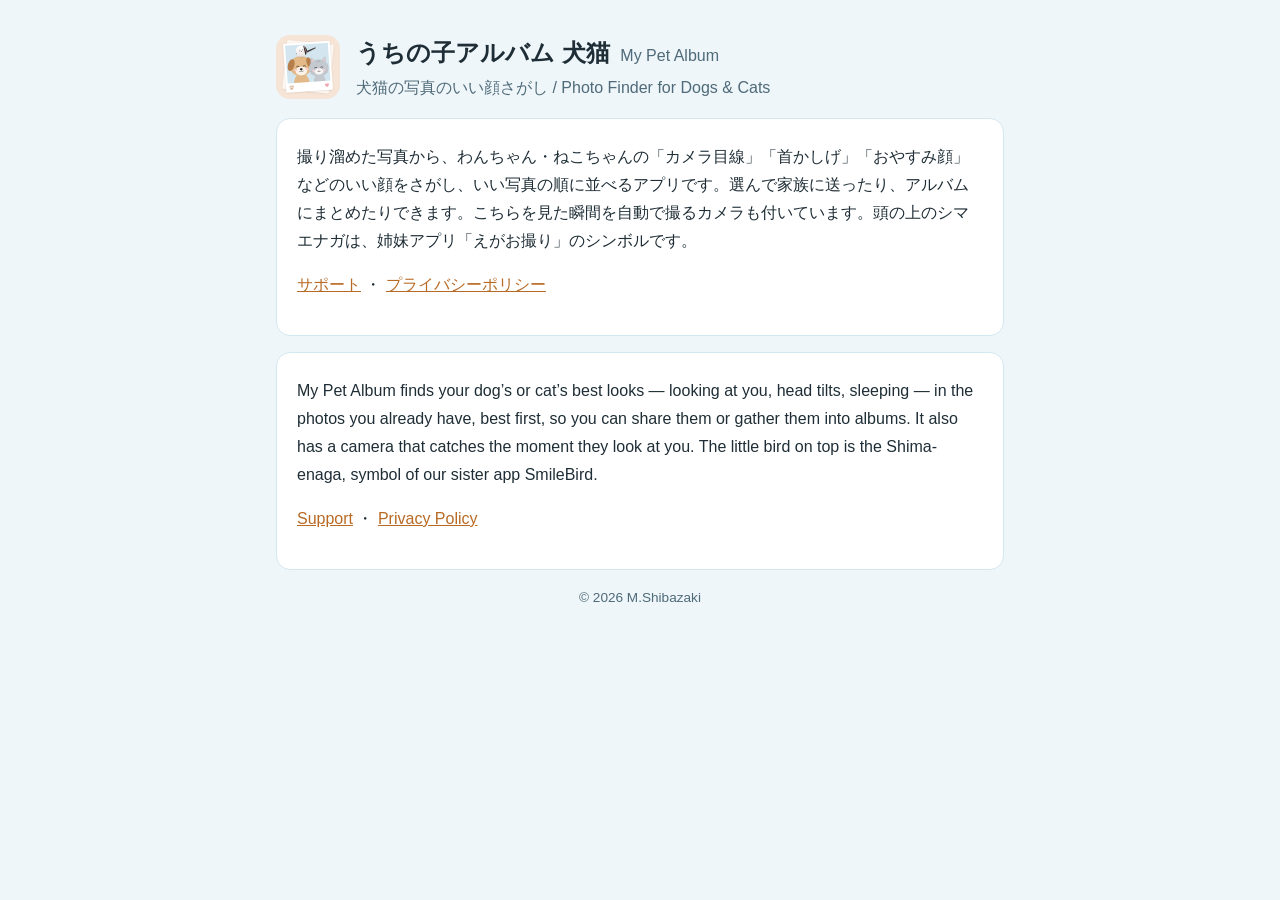
<file: index.html>
<!doctype html>
<html lang="ja">
<head>
<meta charset="utf-8">
<meta name="viewport" content="width=device-width, initial-scale=1">
<title>うちの子アルバム 犬猫 / My Pet Album</title>
<link rel="stylesheet" href="style.css">
</head>
<body>
<header>
  <img src="icon.png" alt="" width="64" height="64">
  <div><h1>うちの子アルバム 犬猫 <span>My Pet Album</span></h1><p>犬猫の写真のいい顔さがし / Photo Finder for Dogs & Cats</p></div>
</header>
<main>
<section lang="ja">
<p>撮り溜めた写真から、わんちゃん・ねこちゃんの「カメラ目線」「首かしげ」「おやすみ顔」などのいい顔をさがし、いい写真の順に並べるアプリです。選んで家族に送ったり、アルバムにまとめたりできます。こちらを見た瞬間を自動で撮るカメラも付いています。頭の上のシマエナガは、姉妹アプリ「えがお撮り」のシンボルです。</p>
<p><a href="support.html">サポート</a> ・ <a href="privacy.html">プライバシーポリシー</a></p>
</section>
<section lang="en">
<p>My Pet Album finds your dog’s or cat’s best looks — looking at you, head tilts, sleeping — in the photos you already have, best first, so you can share them or gather them into albums. It also has a camera that catches the moment they look at you. The little bird on top is the Shima-enaga, symbol of our sister app SmileBird.</p>
<p><a href="support.html#en">Support</a> ・ <a href="privacy.html#en">Privacy Policy</a></p>
</section>
</main>
<footer>© 2026 M.Shibazaki</footer>
</body>
</html>
</file>
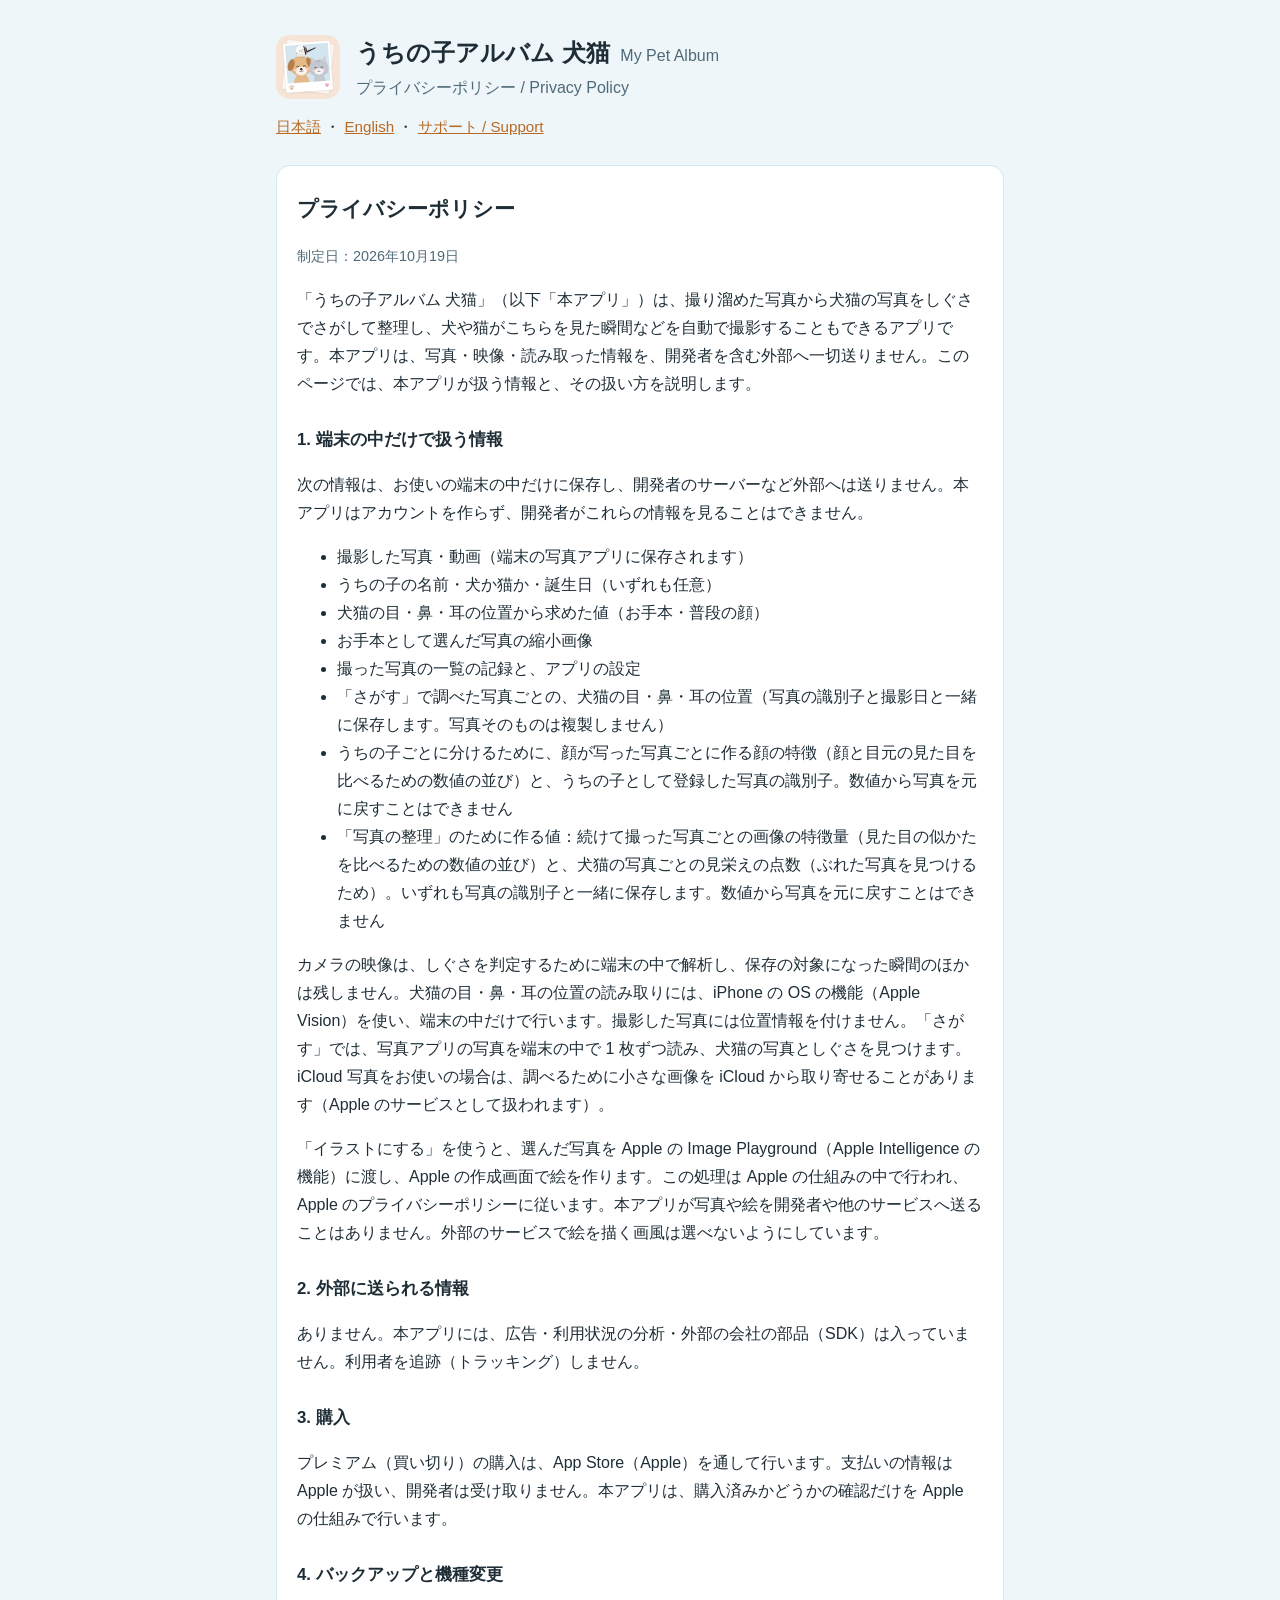
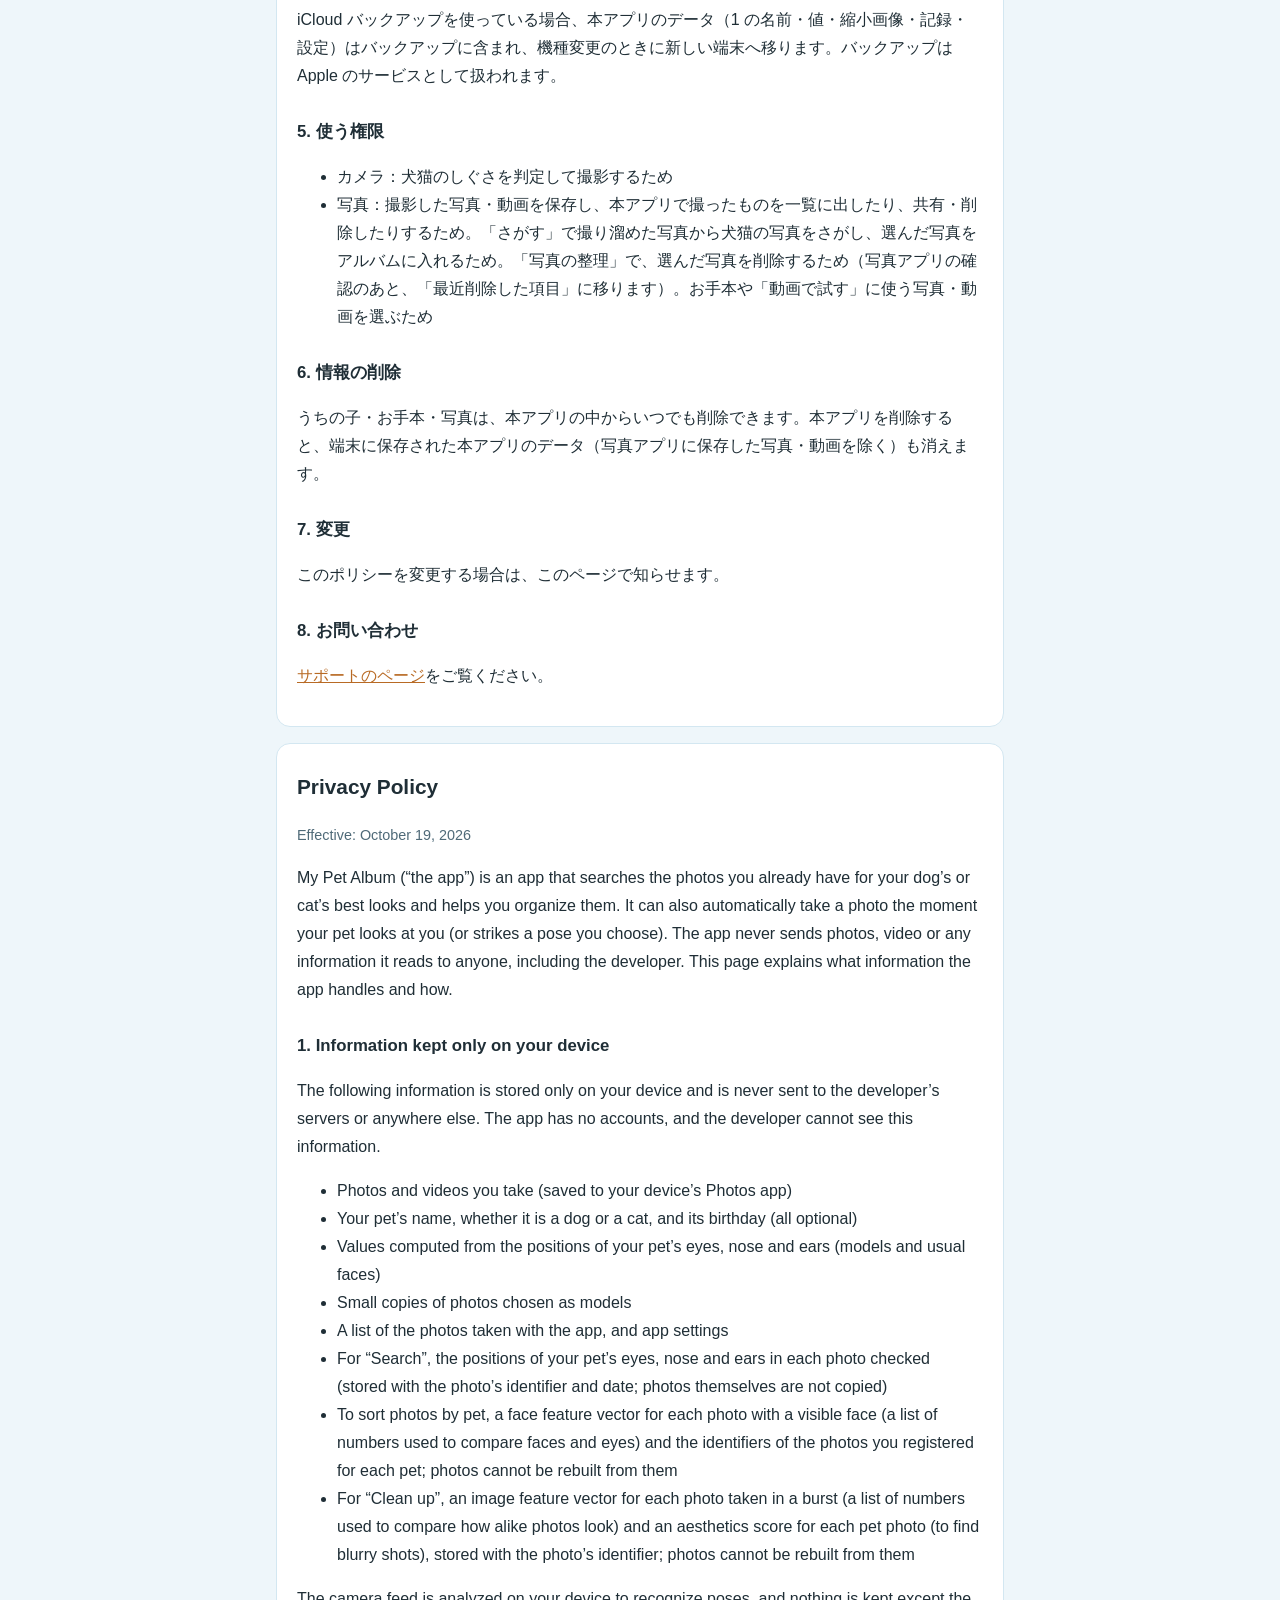
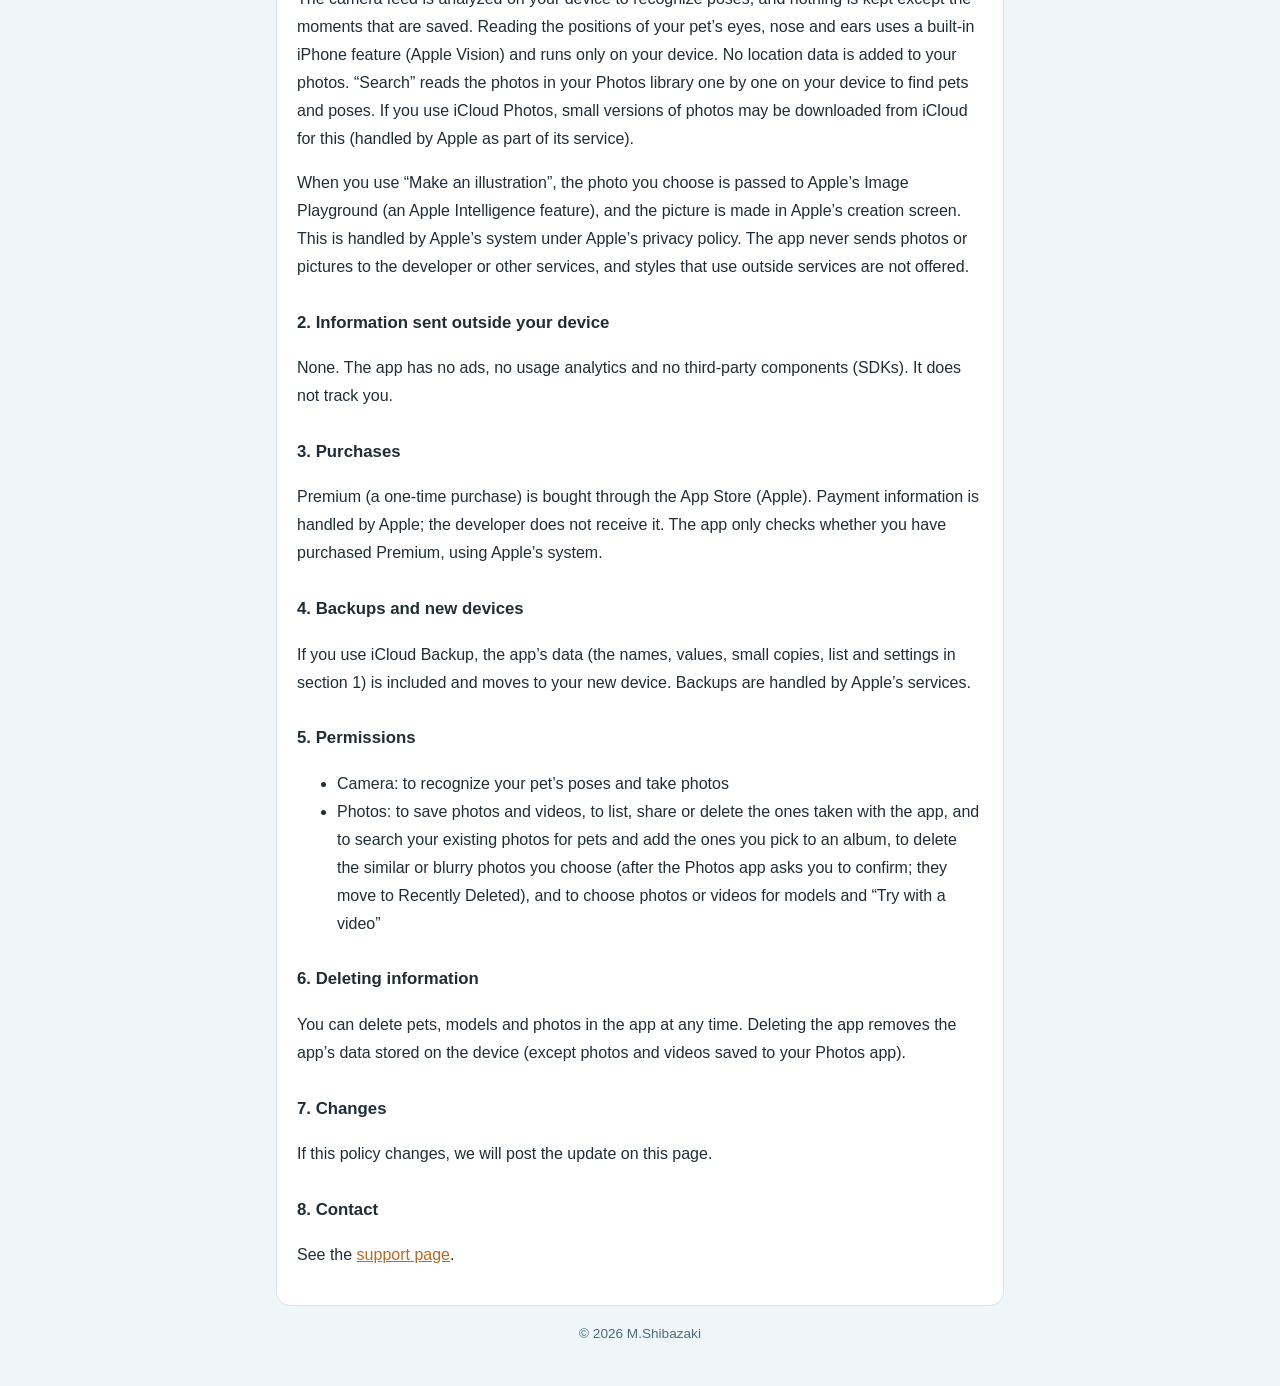
<file: privacy.html>
<!doctype html>
<html lang="ja">
<head>
<meta charset="utf-8">
<meta name="viewport" content="width=device-width, initial-scale=1">
<title>プライバシーポリシー｜うちの子アルバム 犬猫 / Privacy Policy | My Pet Album</title>
<link rel="stylesheet" href="style.css">
</head>
<body>
<header>
  <img src="icon.png" alt="" width="64" height="64">
  <div><h1>うちの子アルバム 犬猫 <span>My Pet Album</span></h1><p>プライバシーポリシー / Privacy Policy</p></div>
</header>
<nav><a href="#ja">日本語</a> ・ <a href="#en">English</a> ・ <a href="support.html">サポート / Support</a></nav>

<main>
<section id="ja" lang="ja">
<h2>プライバシーポリシー</h2>
<p class="date">制定日：2026年10月19日</p>

<p>「うちの子アルバム 犬猫」（以下「本アプリ」）は、撮り溜めた写真から犬猫の写真をしぐさでさがして整理し、犬や猫がこちらを見た瞬間などを自動で撮影することもできるアプリです。本アプリは、写真・映像・読み取った情報を、開発者を含む外部へ一切送りません。このページでは、本アプリが扱う情報と、その扱い方を説明します。</p>

<h3>1. 端末の中だけで扱う情報</h3>
<p>次の情報は、お使いの端末の中だけに保存し、開発者のサーバーなど外部へは送りません。本アプリはアカウントを作らず、開発者がこれらの情報を見ることはできません。</p>
<ul>
  <li>撮影した写真・動画（端末の写真アプリに保存されます）</li>
  <li>うちの子の名前・犬か猫か・誕生日（いずれも任意）</li>
  <li>犬猫の目・鼻・耳の位置から求めた値（お手本・普段の顔）</li>
  <li>お手本として選んだ写真の縮小画像</li>
  <li>撮った写真の一覧の記録と、アプリの設定</li>
  <li>「さがす」で調べた写真ごとの、犬猫の目・鼻・耳の位置（写真の識別子と撮影日と一緒に保存します。写真そのものは複製しません）</li>
  <li>うちの子ごとに分けるために、顔が写った写真ごとに作る顔の特徴（顔と目元の見た目を比べるための数値の並び）と、うちの子として登録した写真の識別子。数値から写真を元に戻すことはできません</li>
  <li>「写真の整理」のために作る値：続けて撮った写真ごとの画像の特徴量（見た目の似かたを比べるための数値の並び）と、犬猫の写真ごとの見栄えの点数（ぶれた写真を見つけるため）。いずれも写真の識別子と一緒に保存します。数値から写真を元に戻すことはできません</li>
</ul>
<p>カメラの映像は、しぐさを判定するために端末の中で解析し、保存の対象になった瞬間のほかは残しません。犬猫の目・鼻・耳の位置の読み取りには、iPhone の OS の機能（Apple Vision）を使い、端末の中だけで行います。撮影した写真には位置情報を付けません。「さがす」では、写真アプリの写真を端末の中で 1 枚ずつ読み、犬猫の写真としぐさを見つけます。iCloud 写真をお使いの場合は、調べるために小さな画像を iCloud から取り寄せることがあります（Apple のサービスとして扱われます）。</p>
<p>「イラストにする」を使うと、選んだ写真を Apple の Image Playground（Apple Intelligence の機能）に渡し、Apple の作成画面で絵を作ります。この処理は Apple の仕組みの中で行われ、Apple のプライバシーポリシーに従います。本アプリが写真や絵を開発者や他のサービスへ送ることはありません。外部のサービスで絵を描く画風は選べないようにしています。</p>

<h3>2. 外部に送られる情報</h3>
<p>ありません。本アプリには、広告・利用状況の分析・外部の会社の部品（SDK）は入っていません。利用者を追跡（トラッキング）しません。</p>

<h3>3. 購入</h3>
<p>プレミアム（買い切り）の購入は、App Store（Apple）を通して行います。支払いの情報は Apple が扱い、開発者は受け取りません。本アプリは、購入済みかどうかの確認だけを Apple の仕組みで行います。</p>

<h3>4. バックアップと機種変更</h3>
<p>iCloud バックアップを使っている場合、本アプリのデータ（1 の名前・値・縮小画像・記録・設定）はバックアップに含まれ、機種変更のときに新しい端末へ移ります。バックアップは Apple のサービスとして扱われます。</p>

<h3>5. 使う権限</h3>
<ul>
  <li>カメラ：犬猫のしぐさを判定して撮影するため</li>
  <li>写真：撮影した写真・動画を保存し、本アプリで撮ったものを一覧に出したり、共有・削除したりするため。「さがす」で撮り溜めた写真から犬猫の写真をさがし、選んだ写真をアルバムに入れるため。「写真の整理」で、選んだ写真を削除するため（写真アプリの確認のあと、「最近削除した項目」に移ります）。お手本や「動画で試す」に使う写真・動画を選ぶため</li>
</ul>

<h3>6. 情報の削除</h3>
<p>うちの子・お手本・写真は、本アプリの中からいつでも削除できます。本アプリを削除すると、端末に保存された本アプリのデータ（写真アプリに保存した写真・動画を除く）も消えます。</p>

<h3>7. 変更</h3>
<p>このポリシーを変更する場合は、このページで知らせます。</p>

<h3>8. お問い合わせ</h3>
<p><a href="support.html">サポートのページ</a>をご覧ください。</p>
</section>

<section id="en" lang="en">
<h2>Privacy Policy</h2>
<p class="date">Effective: October 19, 2026</p>

<p>My Pet Album (“the app”) is an app that searches the photos you already have for your dog’s or cat’s best looks and helps you organize them. It can also automatically take a photo the moment your pet looks at you (or strikes a pose you choose). The app never sends photos, video or any information it reads to anyone, including the developer. This page explains what information the app handles and how.</p>

<h3>1. Information kept only on your device</h3>
<p>The following information is stored only on your device and is never sent to the developer’s servers or anywhere else. The app has no accounts, and the developer cannot see this information.</p>
<ul>
  <li>Photos and videos you take (saved to your device’s Photos app)</li>
  <li>Your pet’s name, whether it is a dog or a cat, and its birthday (all optional)</li>
  <li>Values computed from the positions of your pet’s eyes, nose and ears (models and usual faces)</li>
  <li>Small copies of photos chosen as models</li>
  <li>A list of the photos taken with the app, and app settings</li>
  <li>For “Search”, the positions of your pet’s eyes, nose and ears in each photo checked (stored with the photo’s identifier and date; photos themselves are not copied)</li>
  <li>To sort photos by pet, a face feature vector for each photo with a visible face (a list of numbers used to compare faces and eyes) and the identifiers of the photos you registered for each pet; photos cannot be rebuilt from them</li>
  <li>For “Clean up”, an image feature vector for each photo taken in a burst (a list of numbers used to compare how alike photos look) and an aesthetics score for each pet photo (to find blurry shots), stored with the photo’s identifier; photos cannot be rebuilt from them</li>
</ul>
<p>The camera feed is analyzed on your device to recognize poses, and nothing is kept except the moments that are saved. Reading the positions of your pet’s eyes, nose and ears uses a built-in iPhone feature (Apple Vision) and runs only on your device. No location data is added to your photos. “Search” reads the photos in your Photos library one by one on your device to find pets and poses. If you use iCloud Photos, small versions of photos may be downloaded from iCloud for this (handled by Apple as part of its service).</p>
<p>When you use “Make an illustration”, the photo you choose is passed to Apple’s Image Playground (an Apple Intelligence feature), and the picture is made in Apple’s creation screen. This is handled by Apple’s system under Apple’s privacy policy. The app never sends photos or pictures to the developer or other services, and styles that use outside services are not offered.</p>

<h3>2. Information sent outside your device</h3>
<p>None. The app has no ads, no usage analytics and no third-party components (SDKs). It does not track you.</p>

<h3>3. Purchases</h3>
<p>Premium (a one-time purchase) is bought through the App Store (Apple). Payment information is handled by Apple; the developer does not receive it. The app only checks whether you have purchased Premium, using Apple’s system.</p>

<h3>4. Backups and new devices</h3>
<p>If you use iCloud Backup, the app’s data (the names, values, small copies, list and settings in section 1) is included and moves to your new device. Backups are handled by Apple’s services.</p>

<h3>5. Permissions</h3>
<ul>
  <li>Camera: to recognize your pet’s poses and take photos</li>
  <li>Photos: to save photos and videos, to list, share or delete the ones taken with the app, and to search your existing photos for pets and add the ones you pick to an album, to delete the similar or blurry photos you choose (after the Photos app asks you to confirm; they move to Recently Deleted), and to choose photos or videos for models and “Try with a video”</li>
</ul>

<h3>6. Deleting information</h3>
<p>You can delete pets, models and photos in the app at any time. Deleting the app removes the app’s data stored on the device (except photos and videos saved to your Photos app).</p>

<h3>7. Changes</h3>
<p>If this policy changes, we will post the update on this page.</p>

<h3>8. Contact</h3>
<p>See the <a href="support.html">support page</a>.</p>
</section>
</main>
<footer>© 2026 M.Shibazaki</footer>
</body>
</html>
</file>
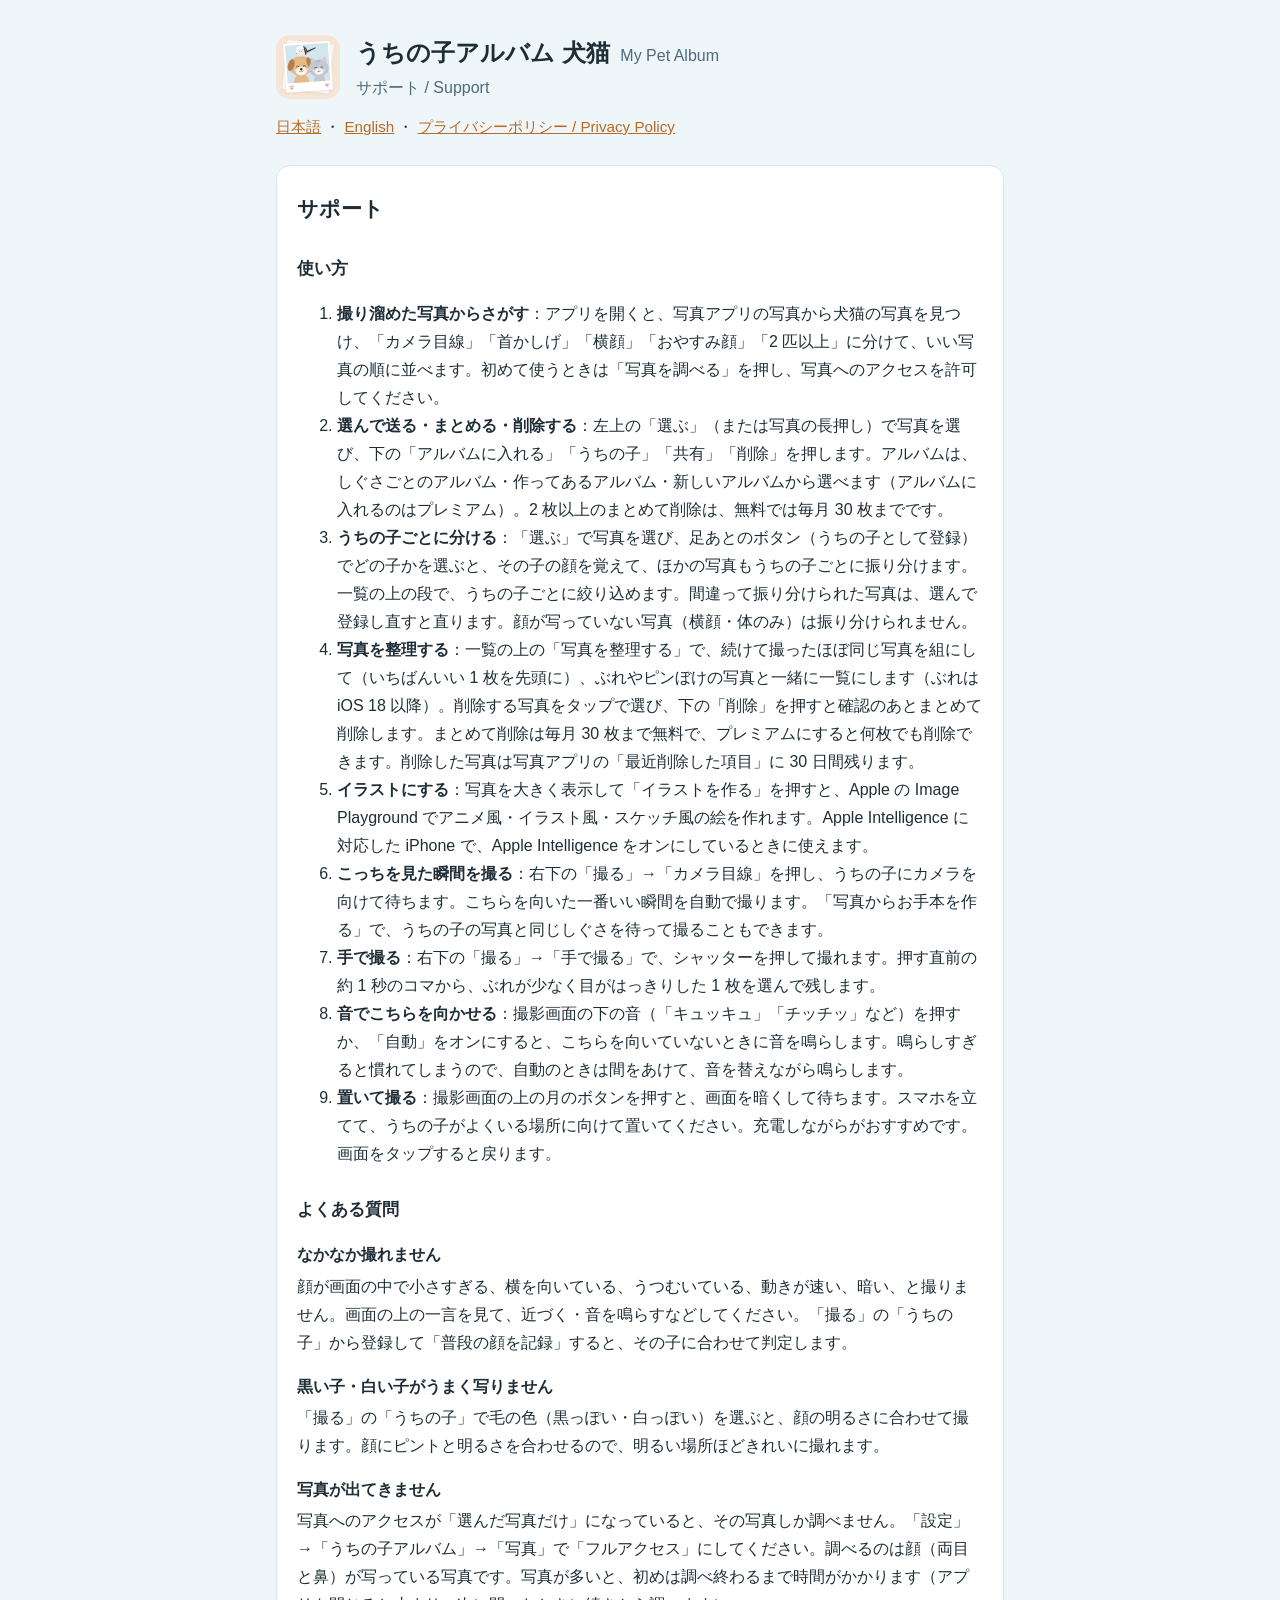
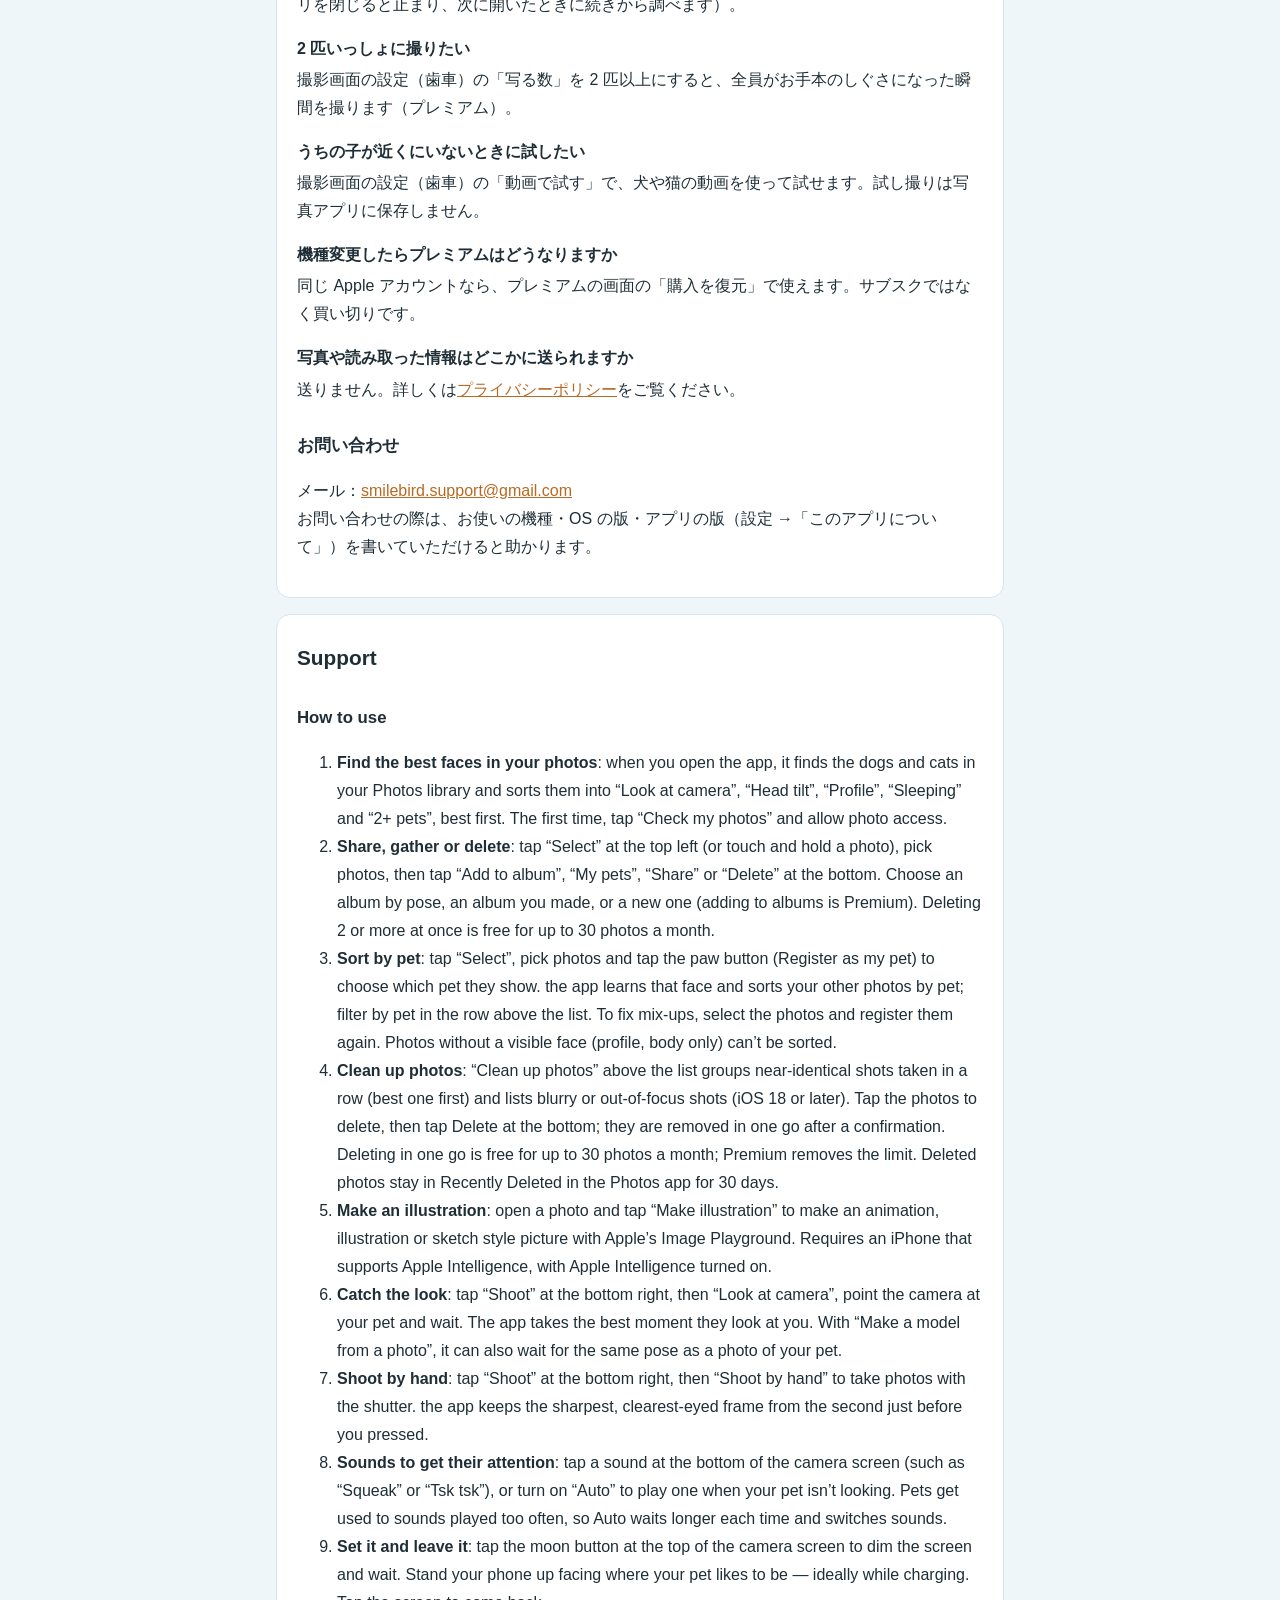
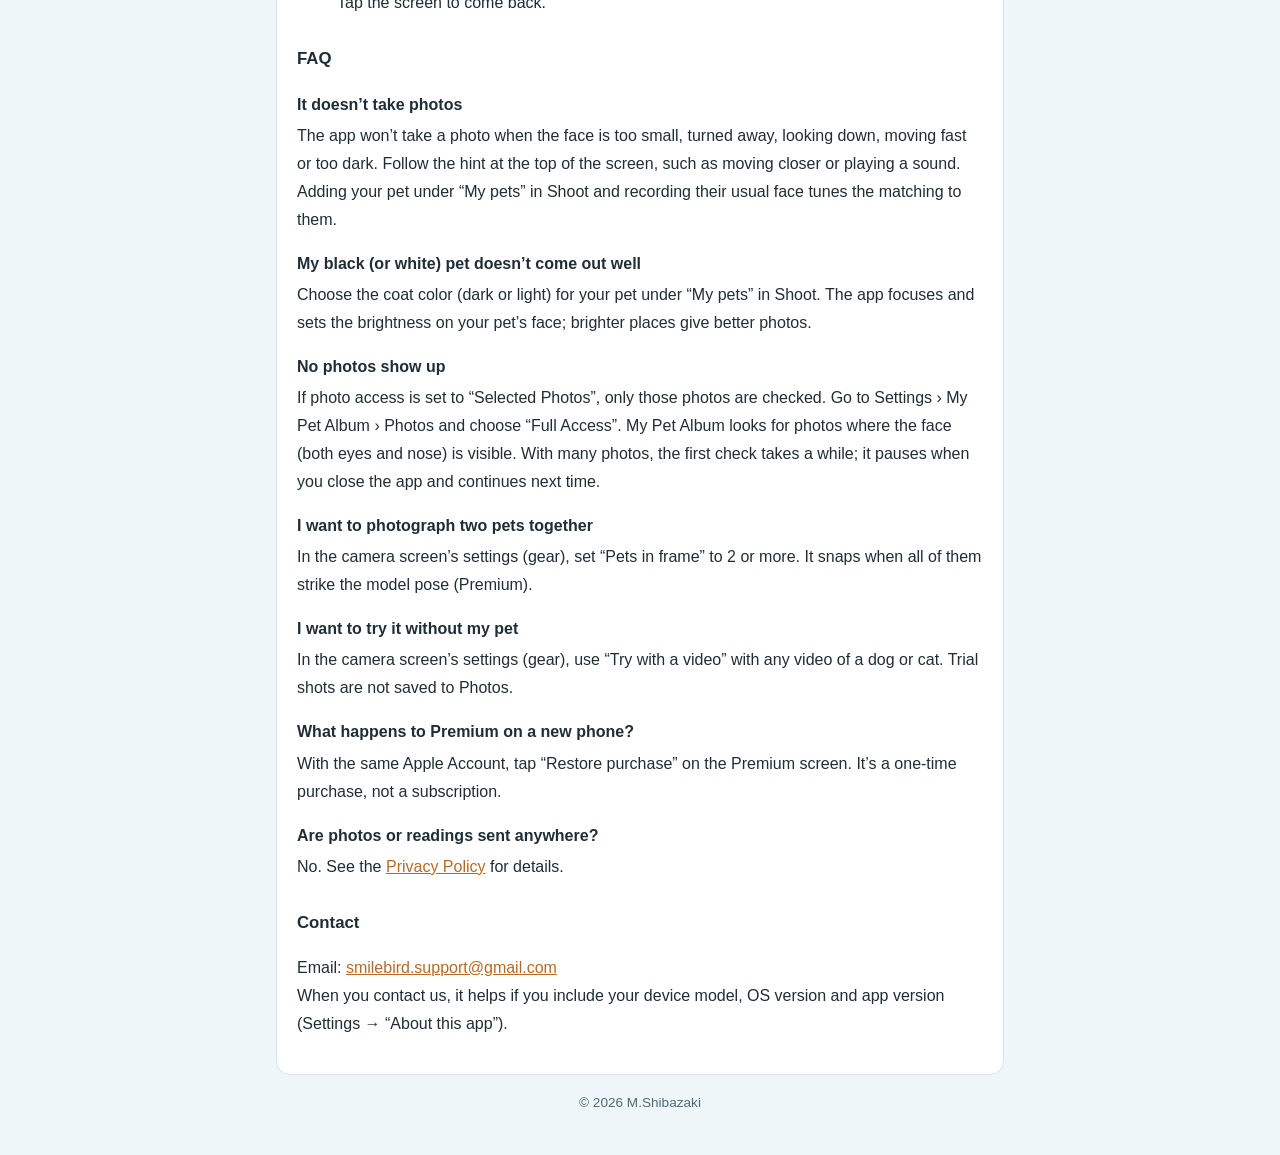
<file: support.html>
<!doctype html>
<html lang="ja">
<head>
<meta charset="utf-8">
<meta name="viewport" content="width=device-width, initial-scale=1">
<title>サポート｜うちの子アルバム 犬猫 / Support | My Pet Album</title>
<link rel="stylesheet" href="style.css">
</head>
<body>
<header>
  <img src="icon.png" alt="" width="64" height="64">
  <div><h1>うちの子アルバム 犬猫 <span>My Pet Album</span></h1><p>サポート / Support</p></div>
</header>
<nav><a href="#ja">日本語</a> ・ <a href="#en">English</a> ・ <a href="privacy.html">プライバシーポリシー / Privacy Policy</a></nav>

<main>
<section id="ja" lang="ja">
<h2>サポート</h2>

<h3>使い方</h3>
<ol>
  <li><b>撮り溜めた写真からさがす</b>：アプリを開くと、写真アプリの写真から犬猫の写真を見つけ、「カメラ目線」「首かしげ」「横顔」「おやすみ顔」「2 匹以上」に分けて、いい写真の順に並べます。初めて使うときは「写真を調べる」を押し、写真へのアクセスを許可してください。</li>
  <li><b>選んで送る・まとめる・削除する</b>：左上の「選ぶ」（または写真の長押し）で写真を選び、下の「アルバムに入れる」「うちの子」「共有」「削除」を押します。アルバムは、しぐさごとのアルバム・作ってあるアルバム・新しいアルバムから選べます（アルバムに入れるのはプレミアム）。2 枚以上のまとめて削除は、無料では毎月 30 枚までです。</li>
  <li><b>うちの子ごとに分ける</b>：「選ぶ」で写真を選び、足あとのボタン（うちの子として登録）でどの子かを選ぶと、その子の顔を覚えて、ほかの写真もうちの子ごとに振り分けます。一覧の上の段で、うちの子ごとに絞り込めます。間違って振り分けられた写真は、選んで登録し直すと直ります。顔が写っていない写真（横顔・体のみ）は振り分けられません。</li>
  <li><b>写真を整理する</b>：一覧の上の「写真を整理する」で、続けて撮ったほぼ同じ写真を組にして（いちばんいい 1 枚を先頭に）、ぶれやピンぼけの写真と一緒に一覧にします（ぶれは iOS 18 以降）。削除する写真をタップで選び、下の「削除」を押すと確認のあとまとめて削除します。まとめて削除は毎月 30 枚まで無料で、プレミアムにすると何枚でも削除できます。削除した写真は写真アプリの「最近削除した項目」に 30 日間残ります。</li>
  <li><b>イラストにする</b>：写真を大きく表示して「イラストを作る」を押すと、Apple の Image Playground でアニメ風・イラスト風・スケッチ風の絵を作れます。Apple Intelligence に対応した iPhone で、Apple Intelligence をオンにしているときに使えます。</li>
  <li><b>こっちを見た瞬間を撮る</b>：右下の「撮る」→「カメラ目線」を押し、うちの子にカメラを向けて待ちます。こちらを向いた一番いい瞬間を自動で撮ります。「写真からお手本を作る」で、うちの子の写真と同じしぐさを待って撮ることもできます。</li>
  <li><b>手で撮る</b>：右下の「撮る」→「手で撮る」で、シャッターを押して撮れます。押す直前の約 1 秒のコマから、ぶれが少なく目がはっきりした 1 枚を選んで残します。</li>
  <li><b>音でこちらを向かせる</b>：撮影画面の下の音（「キュッキュ」「チッチッ」など）を押すか、「自動」をオンにすると、こちらを向いていないときに音を鳴らします。鳴らしすぎると慣れてしまうので、自動のときは間をあけて、音を替えながら鳴らします。</li>
  <li><b>置いて撮る</b>：撮影画面の上の月のボタンを押すと、画面を暗くして待ちます。スマホを立てて、うちの子がよくいる場所に向けて置いてください。充電しながらがおすすめです。画面をタップすると戻ります。</li>
</ol>

<h3>よくある質問</h3>
<dl>
  <dt>なかなか撮れません</dt>
  <dd>顔が画面の中で小さすぎる、横を向いている、うつむいている、動きが速い、暗い、と撮りません。画面の上の一言を見て、近づく・音を鳴らすなどしてください。「撮る」の「うちの子」から登録して「普段の顔を記録」すると、その子に合わせて判定します。</dd>
  <dt>黒い子・白い子がうまく写りません</dt>
  <dd>「撮る」の「うちの子」で毛の色（黒っぽい・白っぽい）を選ぶと、顔の明るさに合わせて撮ります。顔にピントと明るさを合わせるので、明るい場所ほどきれいに撮れます。</dd>
  <dt>写真が出てきません</dt>
  <dd>写真へのアクセスが「選んだ写真だけ」になっていると、その写真しか調べません。「設定」→「うちの子アルバム」→「写真」で「フルアクセス」にしてください。調べるのは顔（両目と鼻）が写っている写真です。写真が多いと、初めは調べ終わるまで時間がかかります（アプリを閉じると止まり、次に開いたときに続きから調べます）。</dd>
  <dt>2 匹いっしょに撮りたい</dt>
  <dd>撮影画面の設定（歯車）の「写る数」を 2 匹以上にすると、全員がお手本のしぐさになった瞬間を撮ります（プレミアム）。</dd>
  <dt>うちの子が近くにいないときに試したい</dt>
  <dd>撮影画面の設定（歯車）の「動画で試す」で、犬や猫の動画を使って試せます。試し撮りは写真アプリに保存しません。</dd>
  <dt>機種変更したらプレミアムはどうなりますか</dt>
  <dd>同じ Apple アカウントなら、プレミアムの画面の「購入を復元」で使えます。サブスクではなく買い切りです。</dd>
  <dt>写真や読み取った情報はどこかに送られますか</dt>
  <dd>送りません。詳しくは<a href="privacy.html">プライバシーポリシー</a>をご覧ください。</dd>
</dl>

<h3>お問い合わせ</h3>
<p><!-- CONTACT:ja -->メール：<a href="mailto:smilebird.support@gmail.com">smilebird.support@gmail.com</a><!-- /CONTACT --><br>
お問い合わせの際は、お使いの機種・OS の版・アプリの版（設定 →「このアプリについて」）を書いていただけると助かります。</p>
</section>

<section id="en" lang="en">
<h2>Support</h2>

<h3>How to use</h3>
<ol>
  <li><b>Find the best faces in your photos</b>: when you open the app, it finds the dogs and cats in your Photos library and sorts them into “Look at camera”, “Head tilt”, “Profile”, “Sleeping” and “2+ pets”, best first. The first time, tap “Check my photos” and allow photo access.</li>
  <li><b>Share, gather or delete</b>: tap “Select” at the top left (or touch and hold a photo), pick photos, then tap “Add to album”, “My pets”, “Share” or “Delete” at the bottom. Choose an album by pose, an album you made, or a new one (adding to albums is Premium). Deleting 2 or more at once is free for up to 30 photos a month.</li>
  <li><b>Sort by pet</b>: tap “Select”, pick photos and tap the paw button (Register as my pet) to choose which pet they show. the app learns that face and sorts your other photos by pet; filter by pet in the row above the list. To fix mix-ups, select the photos and register them again. Photos without a visible face (profile, body only) can’t be sorted.</li>
  <li><b>Clean up photos</b>: “Clean up photos” above the list groups near-identical shots taken in a row (best one first) and lists blurry or out-of-focus shots (iOS 18 or later). Tap the photos to delete, then tap Delete at the bottom; they are removed in one go after a confirmation. Deleting in one go is free for up to 30 photos a month; Premium removes the limit. Deleted photos stay in Recently Deleted in the Photos app for 30 days.</li>
  <li><b>Make an illustration</b>: open a photo and tap “Make illustration” to make an animation, illustration or sketch style picture with Apple’s Image Playground. Requires an iPhone that supports Apple Intelligence, with Apple Intelligence turned on.</li>
  <li><b>Catch the look</b>: tap “Shoot” at the bottom right, then “Look at camera”, point the camera at your pet and wait. The app takes the best moment they look at you. With “Make a model from a photo”, it can also wait for the same pose as a photo of your pet.</li>
  <li><b>Shoot by hand</b>: tap “Shoot” at the bottom right, then “Shoot by hand” to take photos with the shutter. the app keeps the sharpest, clearest-eyed frame from the second just before you pressed.</li>
  <li><b>Sounds to get their attention</b>: tap a sound at the bottom of the camera screen (such as “Squeak” or “Tsk tsk”), or turn on “Auto” to play one when your pet isn’t looking. Pets get used to sounds played too often, so Auto waits longer each time and switches sounds.</li>
  <li><b>Set it and leave it</b>: tap the moon button at the top of the camera screen to dim the screen and wait. Stand your phone up facing where your pet likes to be — ideally while charging. Tap the screen to come back.</li>
</ol>

<h3>FAQ</h3>
<dl>
  <dt>It doesn’t take photos</dt>
  <dd>The app won’t take a photo when the face is too small, turned away, looking down, moving fast or too dark. Follow the hint at the top of the screen, such as moving closer or playing a sound. Adding your pet under “My pets” in Shoot and recording their usual face tunes the matching to them.</dd>
  <dt>My black (or white) pet doesn’t come out well</dt>
  <dd>Choose the coat color (dark or light) for your pet under “My pets” in Shoot. The app focuses and sets the brightness on your pet’s face; brighter places give better photos.</dd>
  <dt>No photos show up</dt>
  <dd>If photo access is set to “Selected Photos”, only those photos are checked. Go to Settings › My Pet Album › Photos and choose “Full Access”. My Pet Album looks for photos where the face (both eyes and nose) is visible. With many photos, the first check takes a while; it pauses when you close the app and continues next time.</dd>
  <dt>I want to photograph two pets together</dt>
  <dd>In the camera screen’s settings (gear), set “Pets in frame” to 2 or more. It snaps when all of them strike the model pose (Premium).</dd>
  <dt>I want to try it without my pet</dt>
  <dd>In the camera screen’s settings (gear), use “Try with a video” with any video of a dog or cat. Trial shots are not saved to Photos.</dd>
  <dt>What happens to Premium on a new phone?</dt>
  <dd>With the same Apple Account, tap “Restore purchase” on the Premium screen. It’s a one-time purchase, not a subscription.</dd>
  <dt>Are photos or readings sent anywhere?</dt>
  <dd>No. See the <a href="privacy.html">Privacy Policy</a> for details.</dd>
</dl>

<h3>Contact</h3>
<p><!-- CONTACT:en -->Email: <a href="mailto:smilebird.support@gmail.com">smilebird.support@gmail.com</a><!-- /CONTACT --><br>
When you contact us, it helps if you include your device model, OS version and app version (Settings → “About this app”).</p>
</section>
</main>
<footer>© 2026 M.Shibazaki</footer>
</body>
</html>
</file>
<file: style.css>
:root {
  --bg: #eef6fa;
  --text: #1f2e36;
  --muted: #4f6a78;
  --accent: #b86a24;
  --card: #ffffff;
  --line: #d3e7f1;
}
@media (prefers-color-scheme: dark) {
  :root {
    --bg: #15222a;
    --text: #eaf3f8;
    --muted: #a9c0cc;
    --accent: #e8a865;
    --card: #1d2d36;
    --line: #2b4250;
  }
}
* { box-sizing: border-box; }
body {
  margin: 0;
  background: var(--bg);
  color: var(--text);
  font: 16px/1.75 -apple-system, BlinkMacSystemFont, "Hiragino Sans", "Noto Sans JP", sans-serif;
}
header, nav, main, footer { max-width: 760px; margin: 0 auto; padding: 0 16px; }
header { display: flex; gap: 16px; align-items: center; padding-top: 32px; }
header img { border-radius: 14px; }
header h1 { margin: 0; font-size: 1.5rem; }
header h1 span { color: var(--muted); font-weight: 400; font-size: 1rem; margin-left: 4px; }
header p { margin: 0; color: var(--muted); }
nav { padding-top: 12px; padding-bottom: 8px; font-size: .95rem; }
a { color: var(--accent); }
section { background: var(--card); border: 1px solid var(--line); border-radius: 14px; padding: 8px 20px 20px; margin: 16px 0; }
h2 { font-size: 1.3rem; }
h3 { font-size: 1.05rem; margin-top: 1.6em; }
.date { color: var(--muted); font-size: .9rem; }
dt { font-weight: 600; margin-top: 1em; }
dd { margin: .2em 0 0 0; }
footer { color: var(--muted); font-size: .85rem; padding-bottom: 40px; text-align: center; }
</file>
